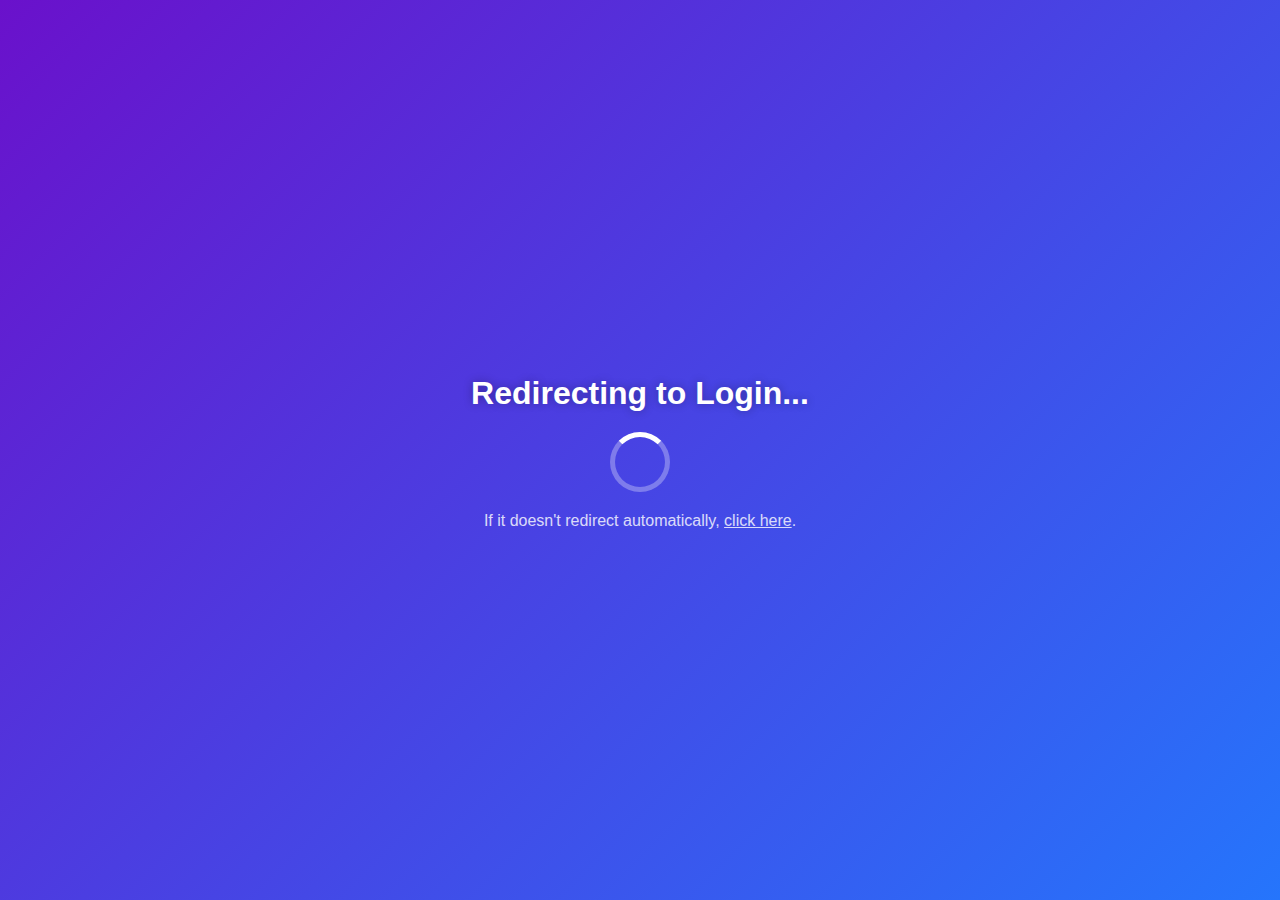
<file: index.html>
<!DOCTYPE html>
<html lang="en">
<head>
  <meta charset="UTF-8">
  <meta http-equiv="refresh" content="2; url=login.html">
  <title>Redirecting...</title>
  <style>
    body {
      margin: 0;
      height: 100vh;
      display: flex;
      justify-content: center;
      align-items: center;
      background: linear-gradient(135deg, #6a11cb, #2575fc);
      font-family: Arial, sans-serif;
      color: white;
      overflow: hidden;
      flex-direction: column;
    }

    h1 {
      margin-bottom: 20px;
      font-size: 2em;
      text-shadow: 0 0 10px rgba(0,0,0,0.3);
    }

    .spinner {
      width: 50px;
      height: 50px;
      border: 5px solid rgba(255,255,255,0.3);
      border-top-color: #fff;
      border-radius: 50%;
      animation: spin 1s linear infinite;
    }

    @keyframes spin {
      to { transform: rotate(360deg); }
    }

    p {
      margin-top: 20px;
      font-size: 1em;
      opacity: 0.8;
    }
  </style>
</head>
<body>
  <h1>Redirecting to Login...</h1>
  <div class="spinner"></div>
  <p>If it doesn't redirect automatically, <a href="login.html" style="color: #fff; text-decoration: underline;">click here</a>.</p>
</body>
</html>
</file>
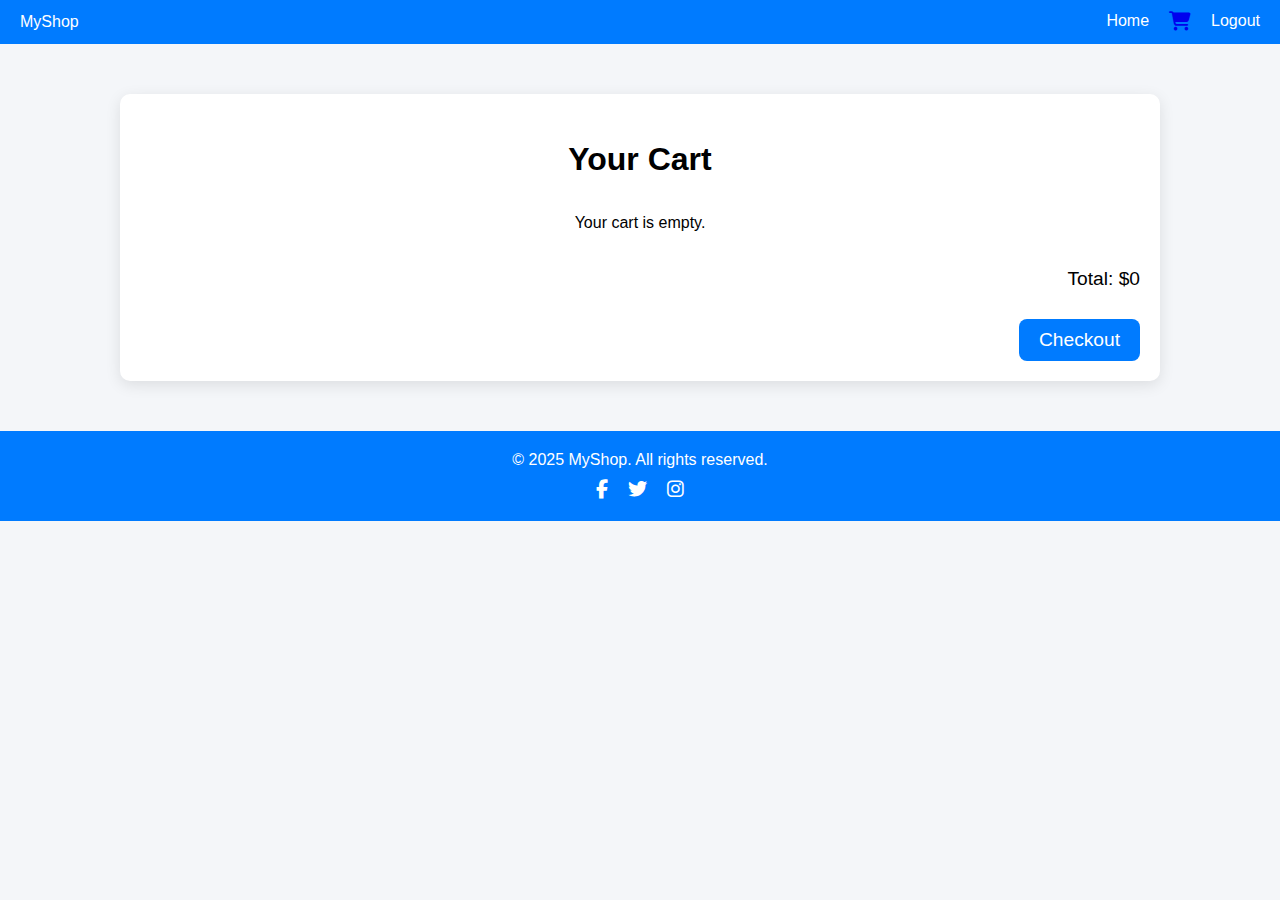
<file: cart.html>
<!DOCTYPE html>
<html lang="en">
<head>
  <meta charset="UTF-8">
  <meta name="viewport" content="width=device-width, initial-scale=1.0">
  <title>Shopping Cart</title>
  <link rel="stylesheet" href="./css/main.css">
  <link rel="stylesheet" href="https://cdnjs.cloudflare.com/ajax/libs/font-awesome/6.4.0/css/all.min.css">
</head>
<body class="with-navbar">

  <header class="navbar">
    <div class="logo">MyShop</div>
    <nav>
      <ul class="nav-links">
        <li><a href="main.html">Home</a></li>
        
          <a href="cart.html" class="cart-link">
            <i class="fas fa-shopping-cart"></i>
            <span id="cartCount" class="cart-count">0</span>
          </a>
        </li>
        <li><a href="#" id="logoutLink">Logout</a></li>
      </ul>
    </nav>
  </header>

  <section class="cart-section">
    <h2>Your Cart</h2>
    <div id="cartItems" class="cart-items"></div>
    <div class="cart-summary">
      <p>Total: $<span id="cartTotal">0</span></p>
      <button id="checkoutBtn">Checkout</button>
    </div>
  </section>

  <div id="checkoutAlert" class="checkout-alert">
     Order placed successfully!
  </div>

  <button id="backToTopBtn" title="Go to top">
    <i class="fas fa-arrow-up"></i>
  </button>

  <footer class="footer">
    <p>&copy; 2025 MyShop. All rights reserved.</p>
    <div class="socials">
      <a href="#"><i class="fab fa-facebook-f"></i></a>
      <a href="#"><i class="fab fa-twitter"></i></a>
      <a href="#"><i class="fab fa-instagram"></i></a>
    </div>
  </footer>

  <script src="./js/navbar.js"></script>
  <script src="./js/cart.js"></script>
</body>
</html>
</file>
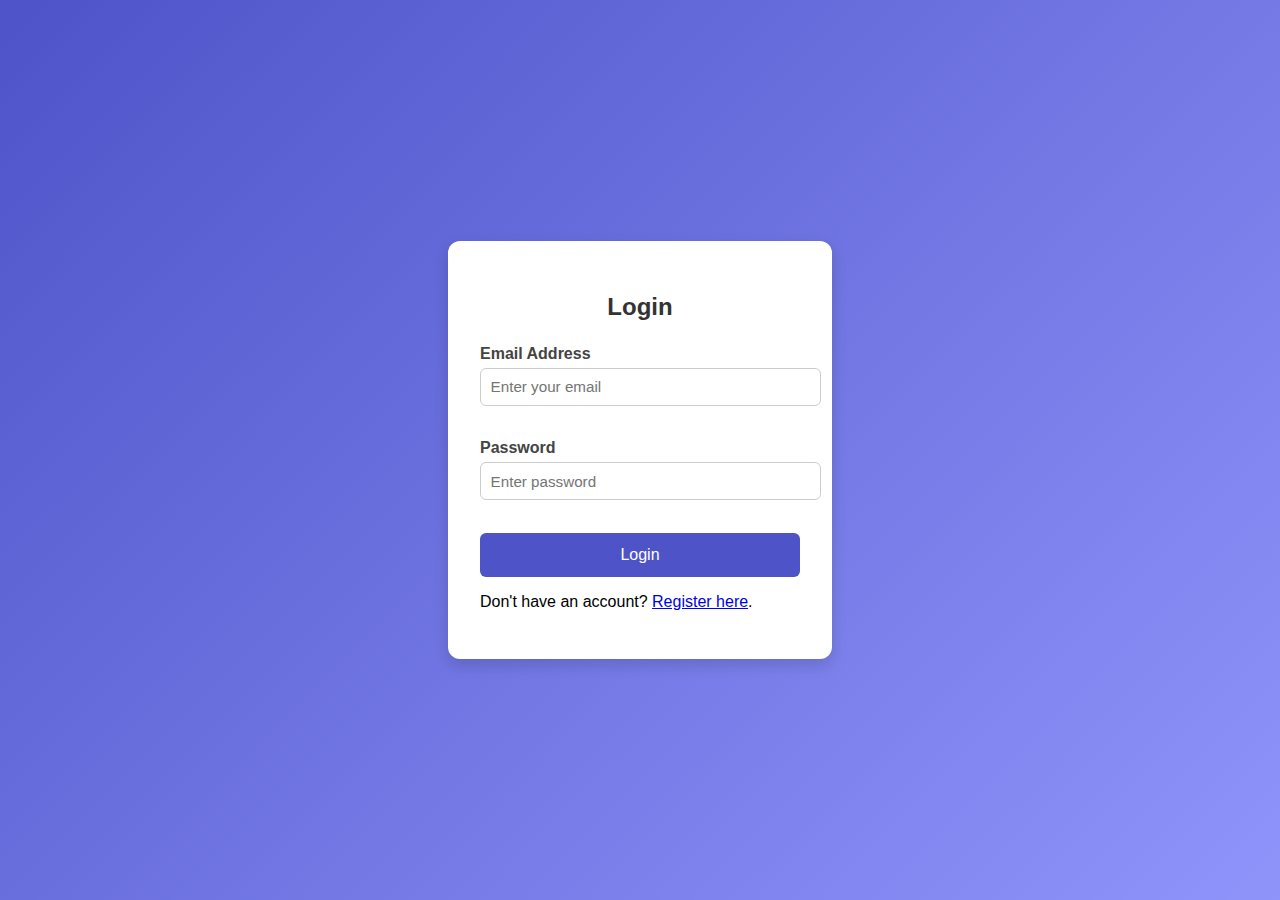
<file: login.html>
<!DOCTYPE html>
<html lang="en">
<head>
  <meta charset="UTF-8">
  <title>Login</title>
  <link rel="stylesheet" href="./css/register.css">
</head>
<body>
  <div class="form-container">
    <h2>Login</h2>
    <form id="loginForm" novalidate>
      <div class="form-group">
        <label for="email">Email Address</label>
        <input type="text" id="email" placeholder="Enter your email">
        <small class="error"></small>
      </div>

      <div class="form-group">
        <label for="password">Password</label>
        <input type="password" id="password" placeholder="Enter password">
        <small class="error"></small>
      </div>

      <button type="submit" class="btn">Login</button>
    </form>
    <p>Don't have an account? <a href="register.html">Register here</a>.</p>
  </div>

  <script src="./js/login.js"></script>
</body>
</html>
</file>
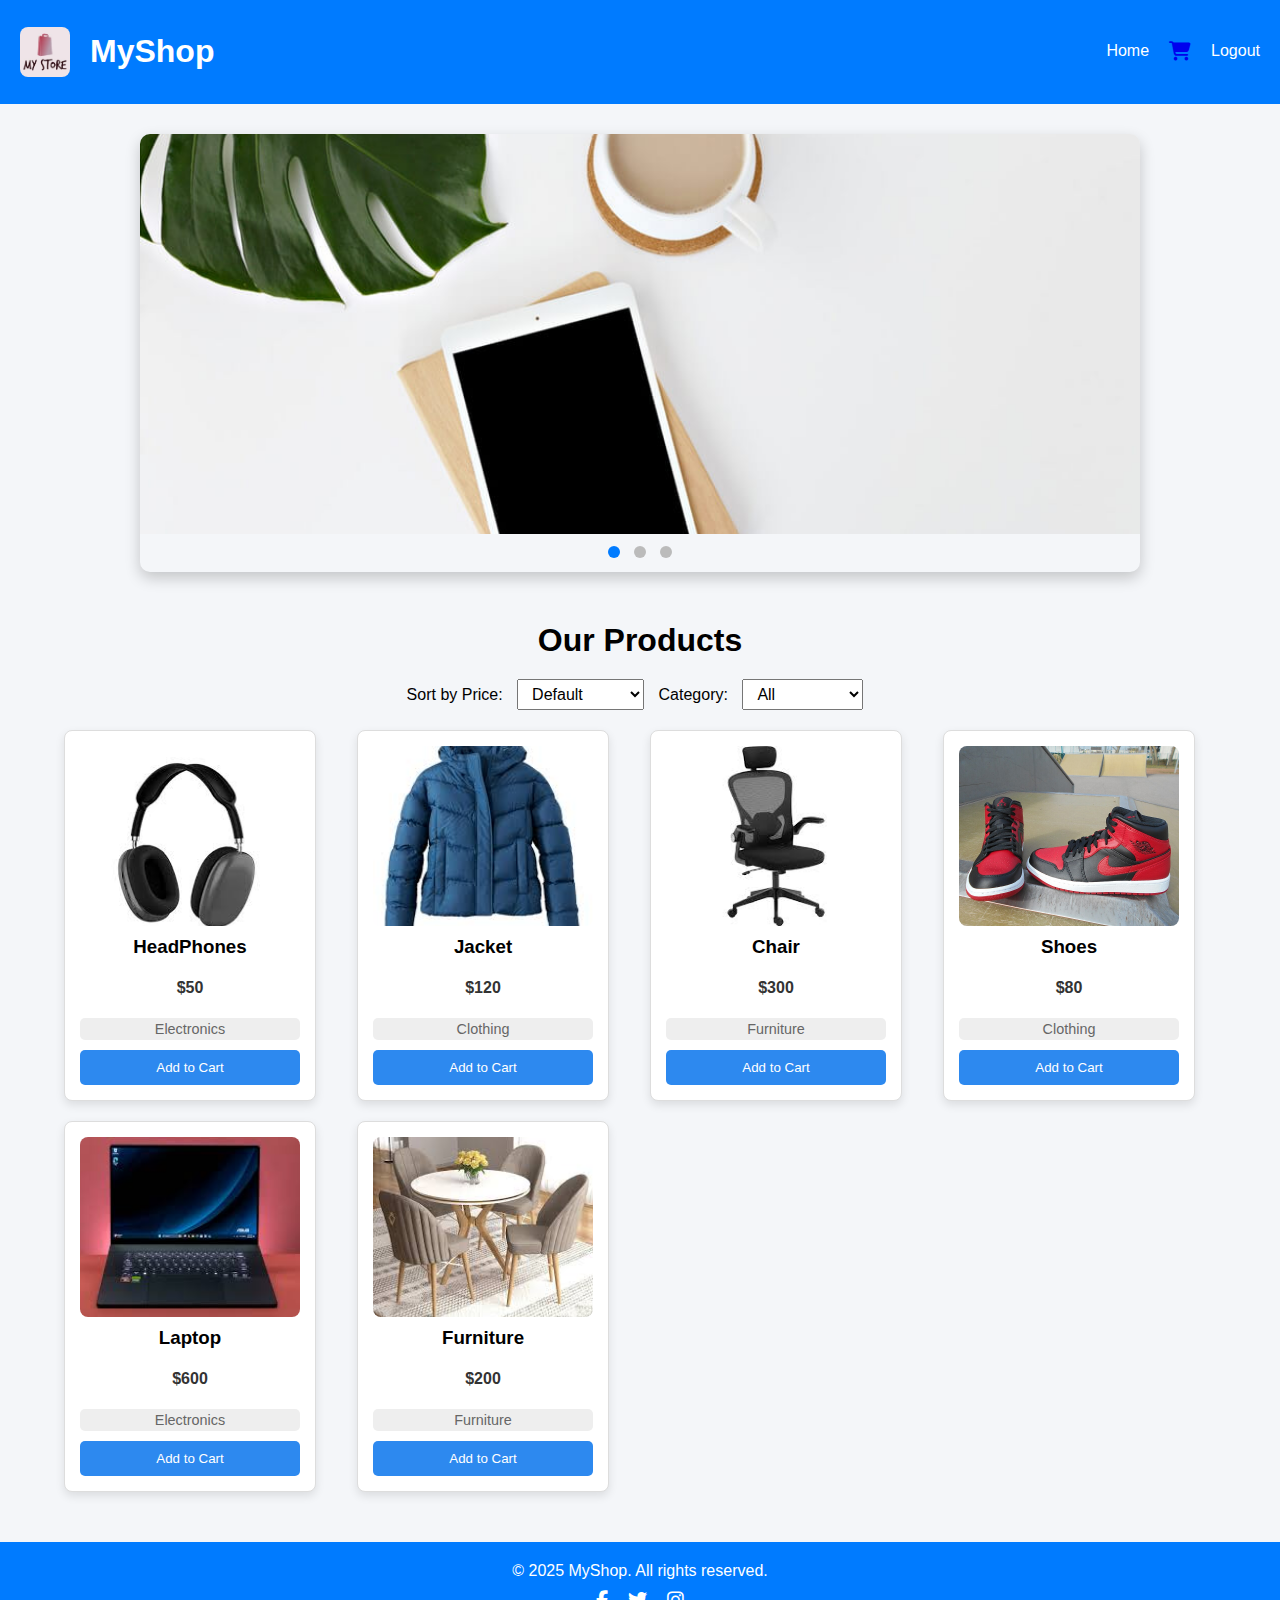
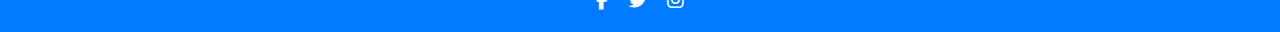
<file: main.html>
<!DOCTYPE html>
<html lang="en">
<head>
  <meta charset="UTF-8">
  <meta name="viewport" content="width=device-width, initial-scale=1.0">
  <title>Main Page</title>
  <link rel="stylesheet" href="./css/main.css">
  <link rel="stylesheet" href="https://cdnjs.cloudflare.com/ajax/libs/font-awesome/6.4.0/css/all.min.css">
</head>
<body class="with-navbar">

  <header class="navbar">
    <div class="logo">

      <img src="./imgs/images (5).jpg" alt="" srcset="">
      <h1>MyShop</h1>
    </div>
    <nav>
      <ul class="nav-links">
        <li><a href="main.html">Home</a></li>

  <a href="cart.html" class="cart-link">
    <i class="fas fa-shopping-cart"></i>
    <span id="cartCount" class="cart-count">0</span>
  </a>
</li>
        <li><a href="#" id="logoutLink">Logout</a></li>
      </ul>
    </nav>
  </header>

  <!-- Slider Section -->
  <section class="slider">
    <div class="slides">
      <div class="slide active">
        <img src="./imgs/work-1.jpg" alt="Slide 1">
      </div>
      <div class="slide">
        <img src="./imgs/work-2.jpg" alt="Slide 2">
      </div>
      <div class="slide">
        <img src="./imgs/work-3.jpg" alt="Slide 3">
      </div>
    </div>

    <!-- Dots -->
    <div class="dots">
      <span class="dot active"></span>
      <span class="dot"></span>
      <span class="dot"></span>
    </div>
  </section>

  <!-- Products Section -->
  <section class="products-section">
    <h2>Our Products</h2>

    <!-- Filters -->
    <div class="filters">
      <label for="priceFilter">Sort by Price:</label>
      <select id="priceFilter">
        <option value="default">Default</option>
        <option value="asc">Low to High</option>
        <option value="desc">High to Low</option>
      </select>

      <label for="categoryFilter">Category:</label>
      <select id="categoryFilter">
        <option value="all">All</option>
        <option value="electronics">Electronics</option>
        <option value="clothing">Clothing</option>
        <option value="furniture">Furniture</option>
      </select>
    </div>

    <!-- Product List -->
    <div class="products">
      <div class="product-card" data-price="50" data-category="electronics">
        <img src="imgs/images.jpg" alt="Product 1">
        <h3>HeadPhones</h3>
        <p>$50</p>
        <span class="category">Electronics</span>
          <button class="add-to-cart-btn">Add to Cart</button>

      </div>
      
      <div class="product-card" data-price="120" data-category="clothing">
        <img src="./imgs/images (1).jpg" alt="Product 2">
        <h3>Jacket</h3>
        <p>$120</p>
        <span class="category">Clothing</span>
                  <button class="add-to-cart-btn">Add to Cart</button>

      </div>
      <div class="product-card" data-price="300" data-category="furniture">
        <img src="imgs/images (2).jpg" alt="Product 3">
        <h3>Chair</h3>
        <p>$300</p>
        <span class="category">Furniture</span>
                  <button class="add-to-cart-btn">Add to Cart</button>

      </div>
      <div class="product-card" data-price="80" data-category="clothing">
        <img src="./imgs/Air_Jordan_1_Banned.jpg" alt="Product 4">
        <h3>Shoes</h3>
        <p>$80</p>
        <span class="category">Clothing</span>
                  <button class="add-to-cart-btn">Add to Cart</button>

      </div>
      <div class="product-card" data-price="600" data-category="electronics">
        <img src="imgs/images (3).jpg" alt="Product 5">
        <h3>Laptop</h3>
        <p>$600</p>
        <span class="category">Electronics</span>
                  <button class="add-to-cart-btn">Add to Cart</button>

      </div>
      <div class="product-card" data-price="200" data-category="furniture">
        <img src="imgs/images (4).jpg" alt="Product 6">
        <h3>Furniture</h3>
        <p>$200</p>
        <span class="category">Furniture</span>
                  <button class="add-to-cart-btn">Add to Cart</button>

      </div>
      
    </div>
  </section>

<button id="backToTopBtn" title="Go to top">
  <i class="fas fa-arrow-up"></i>
</button>

  <footer class="footer">
    <p>&copy; 2025 MyShop. All rights reserved.</p>
    <div class="socials">
      <a href="#"><i class="fab fa-facebook-f"></i></a>
      <a href="#"><i class="fab fa-twitter"></i></a>
      <a href="#"><i class="fab fa-instagram"></i></a>
    </div>
  </footer>


  <script src="./js/navbar.js"></script>
  <script src="./js/main.js"></script>
</body>
</html>
</file>
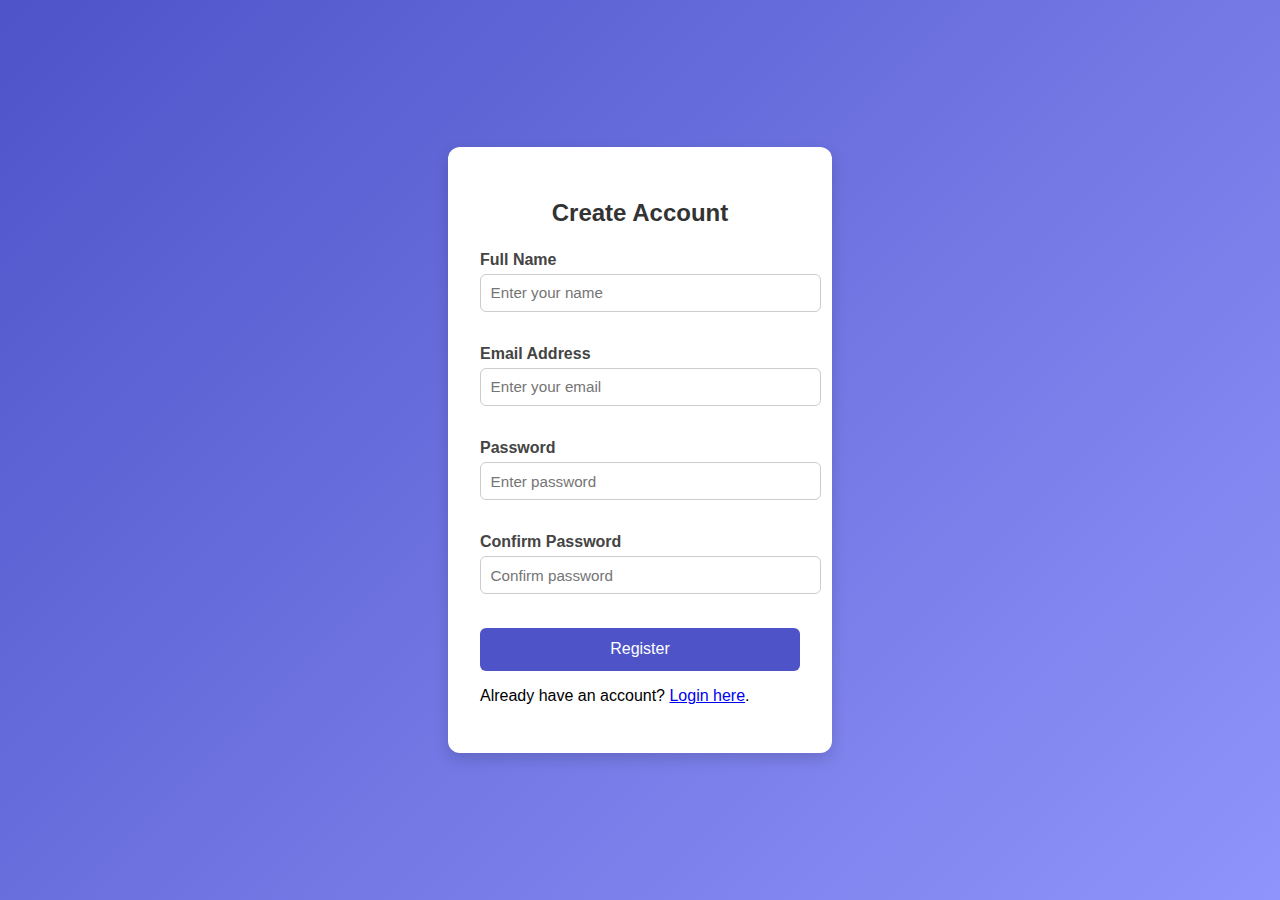
<file: register.html>
<!DOCTYPE html>
<html lang="en">
<head>
  <meta charset="UTF-8">
  <title>Register</title>
  <link rel="stylesheet" href="css/register.css">
</head>
<body>
  <div class="form-container">
    <h2>Create Account</h2>
    <form id="registerForm" novalidate>
      <div class="form-group">
        <label for="name">Full Name</label>
        <input type="text" id="name" placeholder="Enter your name">
        <small class="error"></small>
      </div>

      <div class="form-group">
        <label for="email">Email Address</label>
        <input type="text" id="email" placeholder="Enter your email">
        <small class="error"></small>
      </div>

      <div class="form-group">
        <label for="password">Password</label>
        <input type="password" id="password" placeholder="Enter password">
        <small class="error"></small>
      </div>

      <div class="form-group">
        <label for="confirmPassword">Confirm Password</label>
        <input type="password" id="confirmPassword" placeholder="Confirm password">
        <small class="error"></small>
      </div>

      <button type="submit" class="btn">Register</button>
    </form>
    <p>Already have an account? <a href="login.html">Login here</a>.</p>
  </div>

  <script src="./js/register.js"></script>
</body>
</html>
</file>
<file: css/main.css>
body {
  font-family: Arial, sans-serif;
  margin: 0;
  padding: 0;
  background: #f4f6f9;
}

.navbar {
  display: flex;
  justify-content: space-between;
  align-items: center;
  background: #007BFF;
  padding: 12px 20px;
  color: #fff;
}
.logo
{
  display: flex;
justify-content: center;

gap: 20px;
}

.logo img {
  height: 50px;
  border-radius: 8px;
  align-self: center;
}
.nav-links {
  list-style: none;
  display: flex;
  gap: 20px;
  margin: 0;
  padding: 0;
}

.nav-links li a {
  color: #fff;
  text-decoration: none;
  font-weight: 500;
  transition: 0.3s;
}

.nav-links li a:hover {
  color: #ffdd57;
}

.nav-links i {
  font-size: 1.2em;
}

/* Slider */
.slider {
  position: relative;
  width: 80%;
  max-width: 1000px;
  margin: 30px auto;
  overflow: hidden;
  border-radius: 10px;
  box-shadow: 0 6px 15px rgba(0,0,0,0.2);
}

.slides {
  position: relative;
  width: 100%;
  height: 400px;
}

.slide {
  display: none;
  width: 100%;
  height: 100%;
}

.slide.active {
  display: block;
}

.slide img {
  width: 100%;
  height: 400px;
  object-fit: cover;
  display: block;
}

.dots {
  text-align: center;
  padding: 10px 0;
}

.dot {
  display: inline-block;
  height: 12px;
  width: 12px;
  margin: 0 5px;
  background: #bbb;
  border-radius: 50%;
  cursor: pointer;
}

.dot.active {
  background: #007BFF;
}

.products-section {
  width: 90%;
  margin: 50px auto;
  text-align: center;
}

.products-section h2 {
  font-size: 2em;
  margin-bottom: 20px;
}

.filters {
  margin-bottom: 20px;
}

.filters select {
  margin: 0 10px;
  padding: 5px 10px;
  font-size: 1em;
}

.products {
  display: grid;
  grid-template-columns: repeat(auto-fit, minmax(220px, 1fr));
  gap: 20px;
}

.product-card {
  background: #fff;
  border-radius: 10px;
  box-shadow: 0 4px 10px rgba(0,0,0,0.1);
  padding: 15px;
  text-align: center;
}

.product-card img {
  width: 100%;
  height: 180px;
  object-fit: cover;
  border-radius: 8px;
}

.product-card h3 {
  margin: 10px 0;
}

.product-card p {
  font-weight: bold;
  color: #007BFF;
}

.product-card .category {
  display: inline-block;
  margin-top: 5px;
  padding: 3px 8px;
  font-size: 0.9em;
  background: #eee;
  border-radius: 5px;
  color: #333;
}

@media (max-width: 768px) {
  .slide img {
    height: 250px;
  }
}
.footer {
  background: #007BFF;
  color: #fff;
  text-align: center;
  padding: 20px 10px;
  margin-top: 40px;
}

.footer p {
  margin: 0;
  font-weight: 500;
}

.footer .socials {
  margin-top: 10px;
}

.footer .socials a {
  color: #fff;
  margin: 0 8px;
  text-decoration: none;
  font-size: 1.2em;
  transition: 0.3s;
}

.footer .socials a:hover {
  color: #ffdd57;
}


.product-details {
  display: flex;
  justify-content: center;
  align-items: flex-start;
  gap: 40px;
  width: 90%;
  max-width: 1000px;
  margin: 50px auto;
  background: #fff;
  padding: 20px;
  border-radius: 10px;
  box-shadow: 0 4px 15px rgba(0,0,0,0.1);
}

.product-image img {
  width: 400px;
  max-width: 100%;
  border-radius: 10px;
  object-fit: cover;
}

.product-info {
  max-width: 400px;
  text-align: left;
}

.product-info h2 {
  font-size: 2em;
  margin-bottom: 10px;
}

.product-info p {
  font-size: 1.1em;
  margin: 10px 0;
  color: #007BFF;
}

.product-info .category {
  display: inline-block;
  background: #eee;
  padding: 3px 8px;
  border-radius: 5px;
  color: #333;
}

#addToCartBtn {
  margin-top: 20px;
  padding: 10px 20px;
  font-size: 1em;
  background: #007BFF;
  color: #fff;
  border: none;
  border-radius: 8px;
  cursor: pointer;
  transition: 0.3s;
}

#addToCartBtn:hover {
  background: #0056b3;
}

@media (max-width: 768px) {
  .product-details {
    flex-direction: column;
    align-items: center;
  }

  .product-info {
    text-align: center;
  }
}
.product-card {
  cursor: pointer;
  transition: transform 0.2s;
}

.product-card:hover {
  transform: scale(1.03);
}
.cart-section {
  width: 90%;
  max-width: 1000px;
  margin: 50px auto;
  background: #fff;
  padding: 20px;
  border-radius: 10px;
  box-shadow: 0 4px 15px rgba(0,0,0,0.1);
  text-align: center;
}

.cart-section h2 {
  font-size: 2em;
  margin-bottom: 20px;
}

.cart-items {
  display: flex;
  flex-direction: column;
  gap: 20px;
  margin-bottom: 20px;
}

.cart-item {
  display: flex;
  justify-content: space-between;
  align-items: center;
  background: #f9f9f9;
  padding: 15px;
  border-radius: 8px;
}

.cart-item img {
  width: 80px;
  height: 80px;
  object-fit: cover;
  border-radius: 5px;
}

.cart-item .info {
  flex: 1;
  margin-left: 15px;
  text-align: left;
}

.cart-item .info h3 {
  margin: 0 0 5px 0;
}

.cart-item .info p {
  margin: 0;
  color: #007BFF;
  font-weight: bold;
}

.cart-item button.remove-btn {
  background: #ff4d4d;
  color: #fff;
  border: none;
  padding: 6px 12px;
  border-radius: 6px;
  cursor: pointer;
  transition: 0.3s;
}

.cart-item button.remove-btn:hover {
  background: #cc0000;
}

.cart-summary {
  text-align: right;
  font-size: 1.2em;
}

.cart-summary button#checkoutBtn {
  margin-top: 10px;
  padding: 10px 20px;
  font-size: 1em;
  background: #007BFF;
  color: #fff;
  border: none;
  border-radius: 8px;
  cursor: pointer;
  transition: 0.3s;
}

.cart-summary button#checkoutBtn:hover {
  background: #0056b3;
}

@media (max-width: 768px) {
  .cart-item {
    flex-direction: column;
    align-items: flex-start;
  }

  .cart-summary {
    text-align: center;
  }
}
.quantity-controls {
  display: flex;
  align-items: center;
  gap: 8px;
}

.quantity-controls button {
  padding: 6px 12px;
  border: none;
  background: #007BFF;
  color: white;
  font-size: 1em;
  border-radius: 6px;
  cursor: pointer;
  transition: background 0.3s;
}

.quantity-controls button:hover {
  background: #0056b3;
}

.quantity-controls .quantity {
  min-width: 25px;
  text-align: center;
  font-weight: bold;
  font-size: 1.1em;
}

.subtotal {
  font-weight: bold;
  color: #333;
}
.cart-link {
  position: relative;
  display: inline-block;
}

.cart-count {
  position: absolute;
  top: -8px;
  right: -10px;
  background: red;
  color: white;
  font-size: 0.8em;
  font-weight: bold;
  padding: 2px 6px;
  border-radius: 50%;
}
#backToTopBtn {
  position: fixed;
  bottom: 25px;
  right: 25px;
  z-index: 1000;
  width: 45px;
  height: 45px;
  border: none;
  outline: none;
  background: #ff6f61; 
  color: white;
  font-size: 18px;
  border-radius: 50%;
  cursor: pointer;
  display: none; 
  box-shadow: 0 4px 10px rgba(0,0,0,0.15);
  transition: all 0.3s ease;
}

#backToTopBtn:hover {
  background: #e65c50;
  transform: translateY(-3px);
  box-shadow: 0 6px 14px rgba(0,0,0,0.25);
}

#backToTopBtn i {
  font-size: 20px;
  line-height: 45px;
}
.product-card {
  border: 1px solid #ddd;
  padding: 15px;
  border-radius: 8px;
  text-align: center;
  background: #fff;
  width: 220px;
  display: flex;
  flex-direction: column;
  justify-content: space-between;
}

.product-card img {
  max-width: 100%;
  border-radius: 8px;
}

.product-card h3 {
  margin: 10px 0 5px;
}

.product-card p {
  font-weight: bold;
  color: #333;
}

.product-card .category {
  display: block;
  font-size: 0.9em;
  color: #666;
  margin-bottom: 10px;
}

.add-to-cart-btn {
  margin-top: auto; 
  padding: 10px;
  background: #2d89ef;
  color: white;
  border: none;
  border-radius: 5px;
  cursor: pointer;
  transition: background 0.3s ease;
}

.add-to-cart-btn:hover {
  background: #1b5fa7;
}
.checkout-alert {
  display: none;
  position: fixed;
  top: 50%;
  left: 50%;
  transform: translate(-50%, -50%);
  background: #4CAF50;
  color: white;
  padding: 15px 30px;
  border-radius: 10px;
  font-size: 18px;
  text-align: center;
  z-index: 9999;
  box-shadow: 0 4px 12px rgba(0,0,0,0.3);
  animation: fadeIn 0.3s ease-out;
}

@keyframes fadeIn {
  from { opacity: 0; transform: translate(-50%, -48%); }
  to { opacity: 1; transform: translate(-50%, -50%); }
}
</file>
<file: css/register.css>
body {
  font-family: Arial, sans-serif;
  display: flex;
  height: 100vh;
  justify-content: center;
  align-items: center;
  background: linear-gradient(135deg, #4e54c8, #8f94fb);
  margin: 0;
}

body.with-navbar {
  display: block;
  height: auto;
  min-height: 100vh;
}

.form-container {
  background: white;
  padding: 2rem;
  border-radius: 12px;
  width: 320px;
  box-shadow: 0 6px 15px rgba(0,0,0,0.15);
  animation: fadeIn 0.6s ease-in-out;
}

h2 {
  text-align: center;
  margin-bottom: 1.5rem;
  color: #333;
}

.form-group {
  margin-bottom: 1rem;
}

label {
  display: block;
  margin-bottom: .3rem;
  font-weight: bold;
  color: #444;
}

input {
  width: 100%;
  padding: .6rem;
  border: 1px solid #ccc;
  border-radius: 6px;
  font-size: 0.95rem;
  outline: none;
  transition: 0.3s;
}

input:focus {
  border-color: #4e54c8;
  box-shadow: 0 0 5px rgba(78,84,200,0.4);
}

.btn {
  width: 100%;
  padding: .8rem;
  background: #4e54c8;
  color: white;
  border: none;
  border-radius: 6px;
  cursor: pointer;
  font-size: 1rem;
  transition: background 0.3s ease;
}

.btn:hover {
  background: #3b3fc1;
}

.error {
  color: red;
  font-size: 0.8rem;
  margin-top: 0.2rem;
  display: block;
  min-height: 14px;
}

.form-message {
  margin-top: 1rem;
  padding: 0.7rem;
  border-radius: 6px;
  text-align: center;
  font-weight: bold;
}

.form-message.success {
  background: #d4edda;
  color: #155724;
  border: 1px solid #c3e6cb;
}

.form-message.error {
  background: #f8d7da;
  color: #721c24;
  border: 1px solid #f5c6cb;
}

@keyframes fadeIn {
  from { opacity: 0; transform: translateY(-10px); }
  to   { opacity: 1; transform: translateY(0); }
}
</file>
